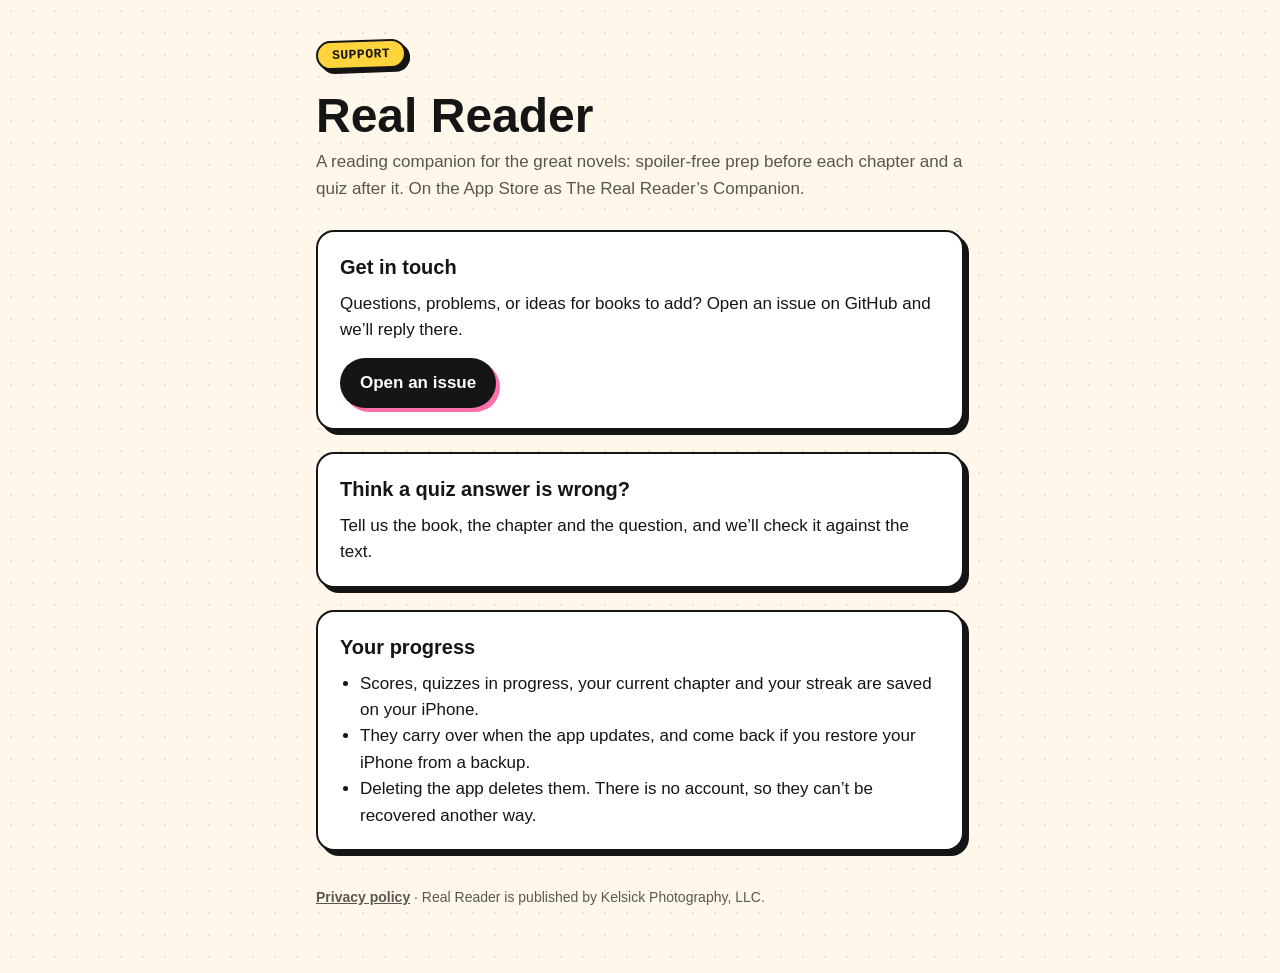
<file: index.html>
<!doctype html>
<html lang="en">
<head>
  <meta charset="utf-8">
  <meta name="viewport" content="width=device-width, initial-scale=1">
  <title>Real Reader Support</title>
  <meta name="description" content="Help and contact for Real Reader, the reading companion with spoiler-free prep and chapter quizzes.">
  <link rel="stylesheet" href="style.css">
</head>
<body>
  <main>
    <span class="sticker">Support</span>
    <h1>Real Reader</h1>
    <p class="lede">A reading companion for the great novels: spoiler-free prep before each chapter and a quiz after it. On the App Store as The Real Reader’s Companion.</p>

    <section class="card">
      <h2>Get in touch</h2>
      <p>Questions, problems, or ideas for books to add? Open an issue on GitHub and we’ll reply there.</p>
      <a class="button" href="https://github.com/isaiahgalland98/real-reader/issues/new">Open an issue</a>
    </section>

    <section class="card">
      <h2>Think a quiz answer is wrong?</h2>
      <p>Tell us the book, the chapter and the question, and we’ll check it against the text.</p>
    </section>

    <section class="card">
      <h2>Your progress</h2>
      <ul>
        <li>Scores, quizzes in progress, your current chapter and your streak are saved on your iPhone.</li>
        <li>They carry over when the app updates, and come back if you restore your iPhone from a backup.</li>
        <li>Deleting the app deletes them. There is no account, so they can’t be recovered another way.</li>
      </ul>
    </section>

    <footer>
      <a href="privacy/">Privacy policy</a> · Real Reader is published by Kelsick Photography, LLC.
    </footer>
  </main>
</body>
</html>
</file>
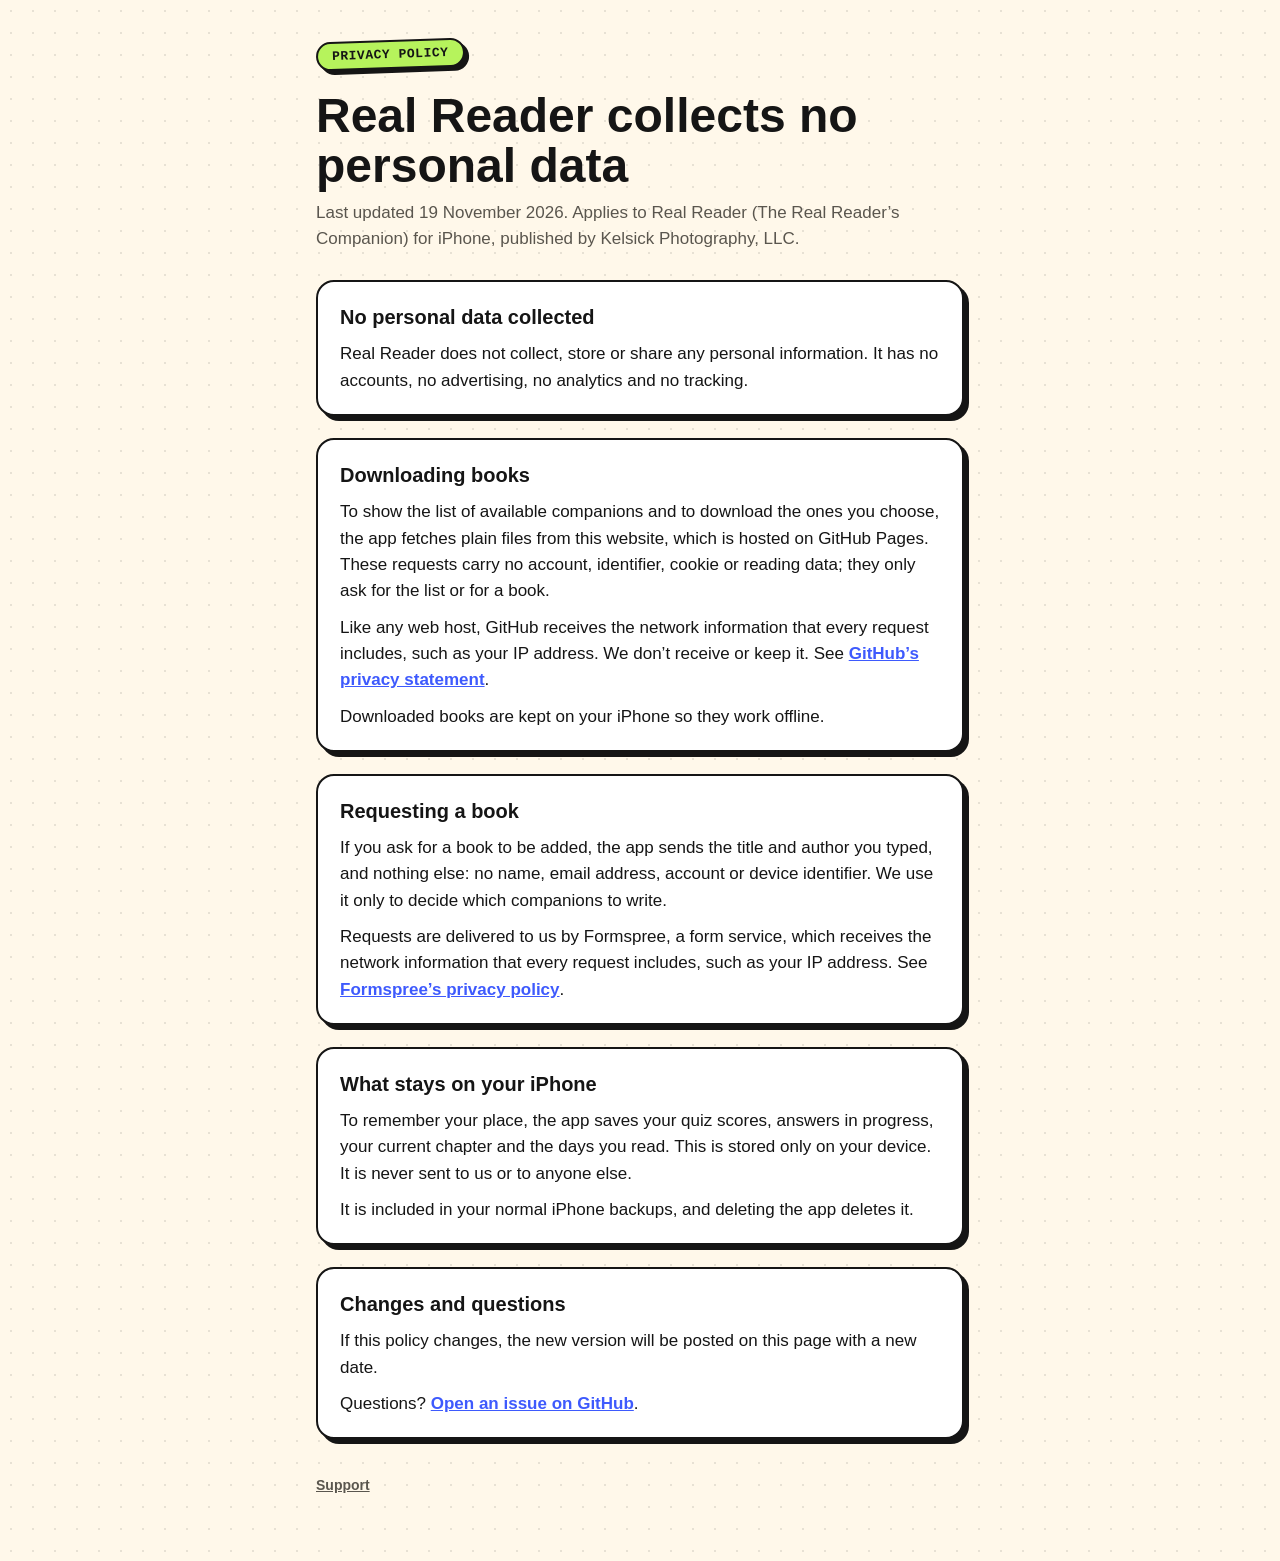
<file: privacy/index.html>
<!doctype html>
<html lang="en">
<head>
  <meta charset="utf-8">
  <meta name="viewport" content="width=device-width, initial-scale=1">
  <title>Real Reader Privacy</title>
  <meta name="description" content="Privacy policy for Real Reader: no personal data is collected.">
  <link rel="stylesheet" href="../style.css">
</head>
<body>
  <main>
    <span class="sticker" style="background: var(--lime)">Privacy policy</span>
    <h1>Real Reader collects no personal data</h1>
    <p class="lede">Last updated 19 November 2026. Applies to Real Reader (The Real Reader’s Companion) for iPhone, published by Kelsick Photography, LLC.</p>

    <section class="card">
      <h2>No personal data collected</h2>
      <p>Real Reader does not collect, store or share any personal information. It has no accounts, no advertising, no analytics and no tracking.</p>
    </section>

    <section class="card">
      <h2>Downloading books</h2>
      <p>To show the list of available companions and to download the ones you choose, the app fetches plain files from this website, which is hosted on GitHub Pages. These requests carry no account, identifier, cookie or reading data; they only ask for the list or for a book.</p>
      <p>Like any web host, GitHub receives the network information that every request includes, such as your IP address. We don’t receive or keep it. See <a href="https://docs.github.com/en/site-policy/privacy-policies/github-general-privacy-statement">GitHub’s privacy statement</a>.</p>
      <p>Downloaded books are kept on your iPhone so they work offline.</p>
    </section>

    <section class="card">
      <h2>Requesting a book</h2>
      <p>If you ask for a book to be added, the app sends the title and author you typed, and nothing else: no name, email address, account or device identifier. We use it only to decide which companions to write.</p>
      <p>Requests are delivered to us by Formspree, a form service, which receives the network information that every request includes, such as your IP address. See <a href="https://formspree.io/legal/privacy-policy/">Formspree’s privacy policy</a>.</p>
    </section>

    <section class="card">
      <h2>What stays on your iPhone</h2>
      <p>To remember your place, the app saves your quiz scores, answers in progress, your current chapter and the days you read. This is stored only on your device. It is never sent to us or to anyone else.</p>
      <p>It is included in your normal iPhone backups, and deleting the app deletes it.</p>
    </section>

    <section class="card">
      <h2>Changes and questions</h2>
      <p>If this policy changes, the new version will be posted on this page with a new date.</p>
      <p>Questions? <a href="https://github.com/isaiahgalland98/real-reader/issues/new">Open an issue on GitHub</a>.</p>
    </section>

    <footer>
      <a href="../">Support</a>
    </footer>
  </main>
</body>
</html>
</file>
<file: style.css>
:root {
  --page: #FFF8EA;
  --surface: #FFFFFF;
  --ink: #151515;
  --muted: #5A564E;
  --pink: #FF6FA9;
  --yellow: #FFD33C;
  --lime: #B6F35C;
  --blue: #3E5AFD;
}

* { box-sizing: border-box; }

body {
  margin: 0;
  background-color: var(--page);
  background-image: radial-gradient(rgba(21, 21, 21, 0.10) 1.5px, transparent 1.5px);
  background-size: 22px 22px;
  color: var(--ink);
  font: 17px/1.55 -apple-system, BlinkMacSystemFont, "Helvetica Neue", Arial, sans-serif;
}

main {
  max-width: 680px;
  margin: 0 auto;
  padding: 40px 16px 64px;
}

.sticker {
  display: inline-block;
  padding: 6px 14px;
  border: 2.5px solid var(--ink);
  border-radius: 999px;
  background: var(--yellow);
  box-shadow: 4px 4px 0 var(--ink);
  font: 700 13px/1 ui-monospace, "SF Mono", Menlo, monospace;
  letter-spacing: 0.04em;
  text-transform: uppercase;
  transform: rotate(-2deg);
}

h1 {
  margin: 22px 0 8px;
  font-size: clamp(34px, 8vw, 48px);
  font-weight: 900;
  line-height: 1.05;
}

.lede { margin: 0 0 28px; color: var(--muted); }

.card {
  margin: 0 0 22px;
  padding: 20px 22px;
  background: var(--surface);
  border: 2.5px solid var(--ink);
  border-radius: 18px;
  box-shadow: 5px 5px 0 var(--ink);
}

.card h2 { margin: 0 0 8px; font-size: 20px; font-weight: 800; }
.card p { margin: 0 0 10px; }
.card p:last-child, .card ul:last-child { margin-bottom: 0; }
.card ul { margin: 0 0 10px; padding-left: 20px; }

.button {
  display: inline-block;
  margin-top: 4px;
  padding: 12px 20px;
  background: var(--ink);
  color: var(--surface);
  border-radius: 999px;
  box-shadow: 4px 4px 0 var(--pink);
  font-weight: 800;
  text-decoration: none;
}

a { color: var(--blue); font-weight: 600; }

footer { margin-top: 36px; color: var(--muted); font-size: 14px; }
footer a { color: inherit; }
</file>
